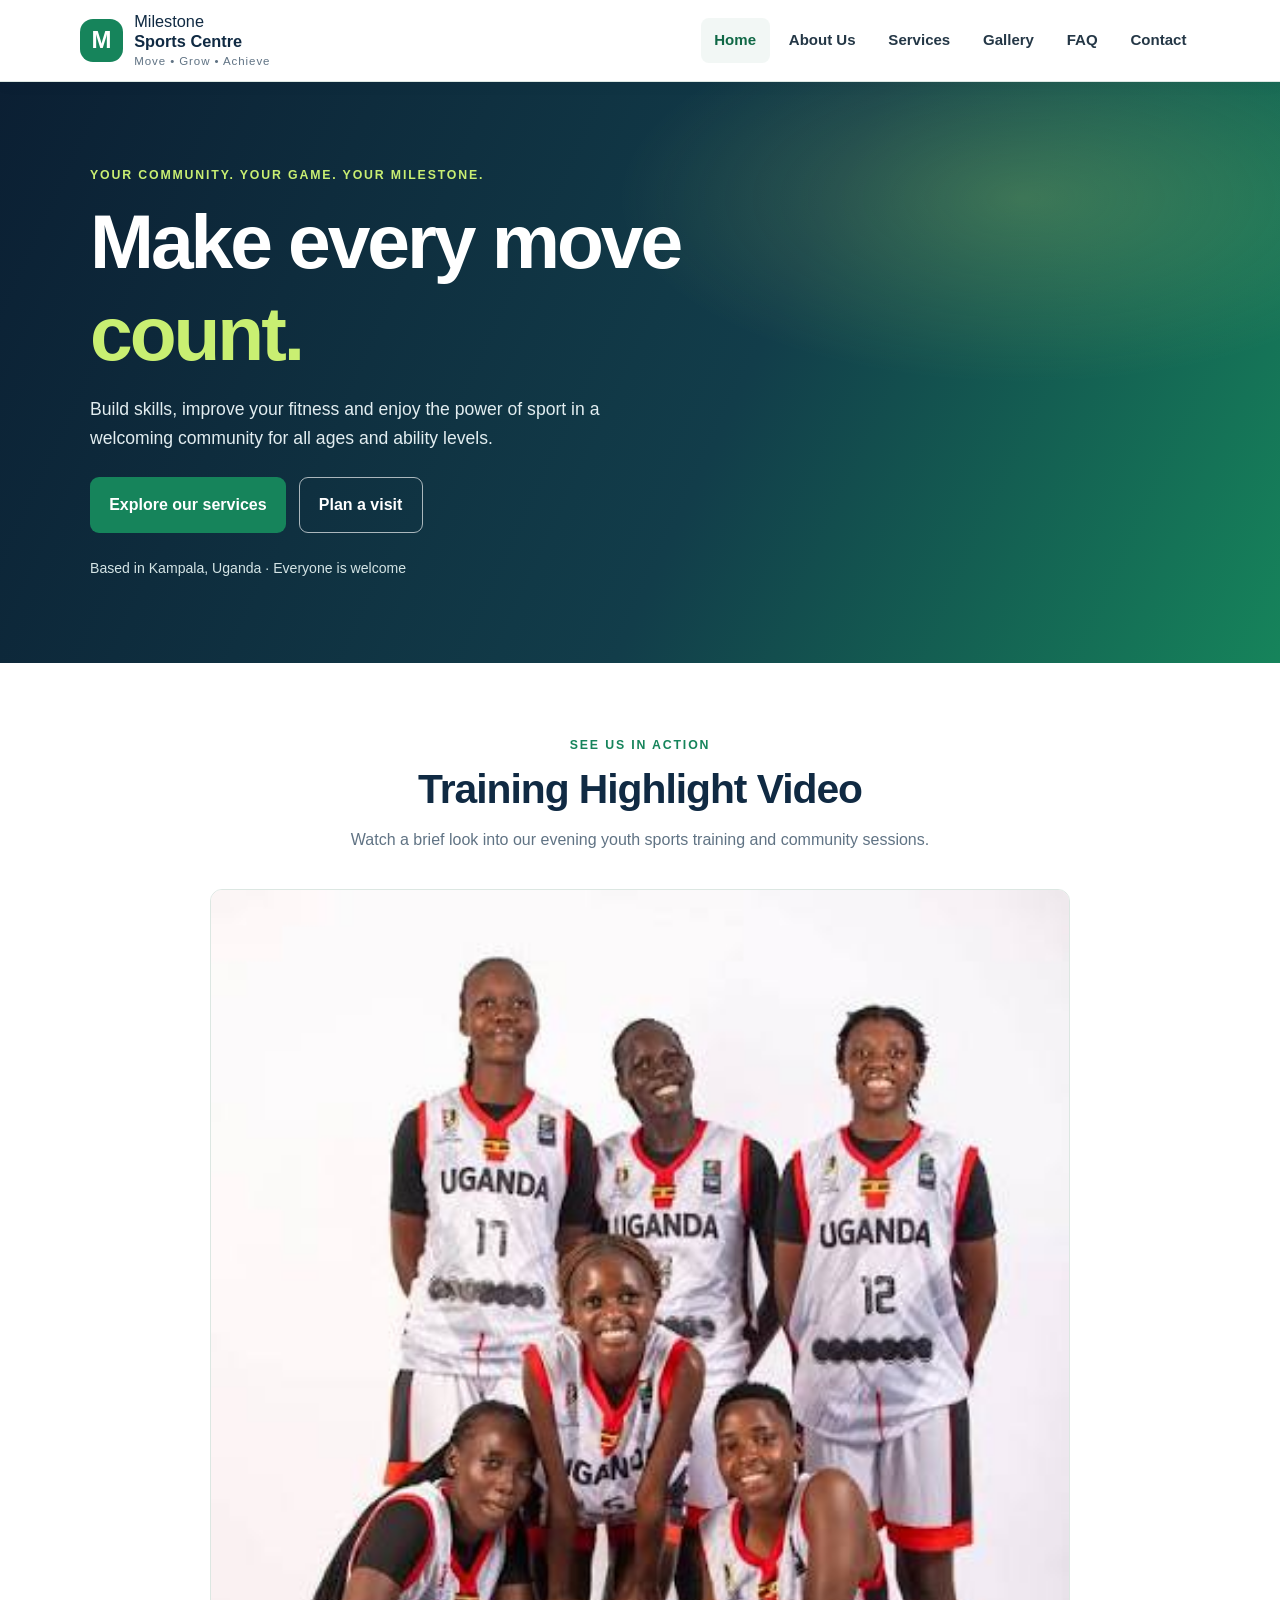
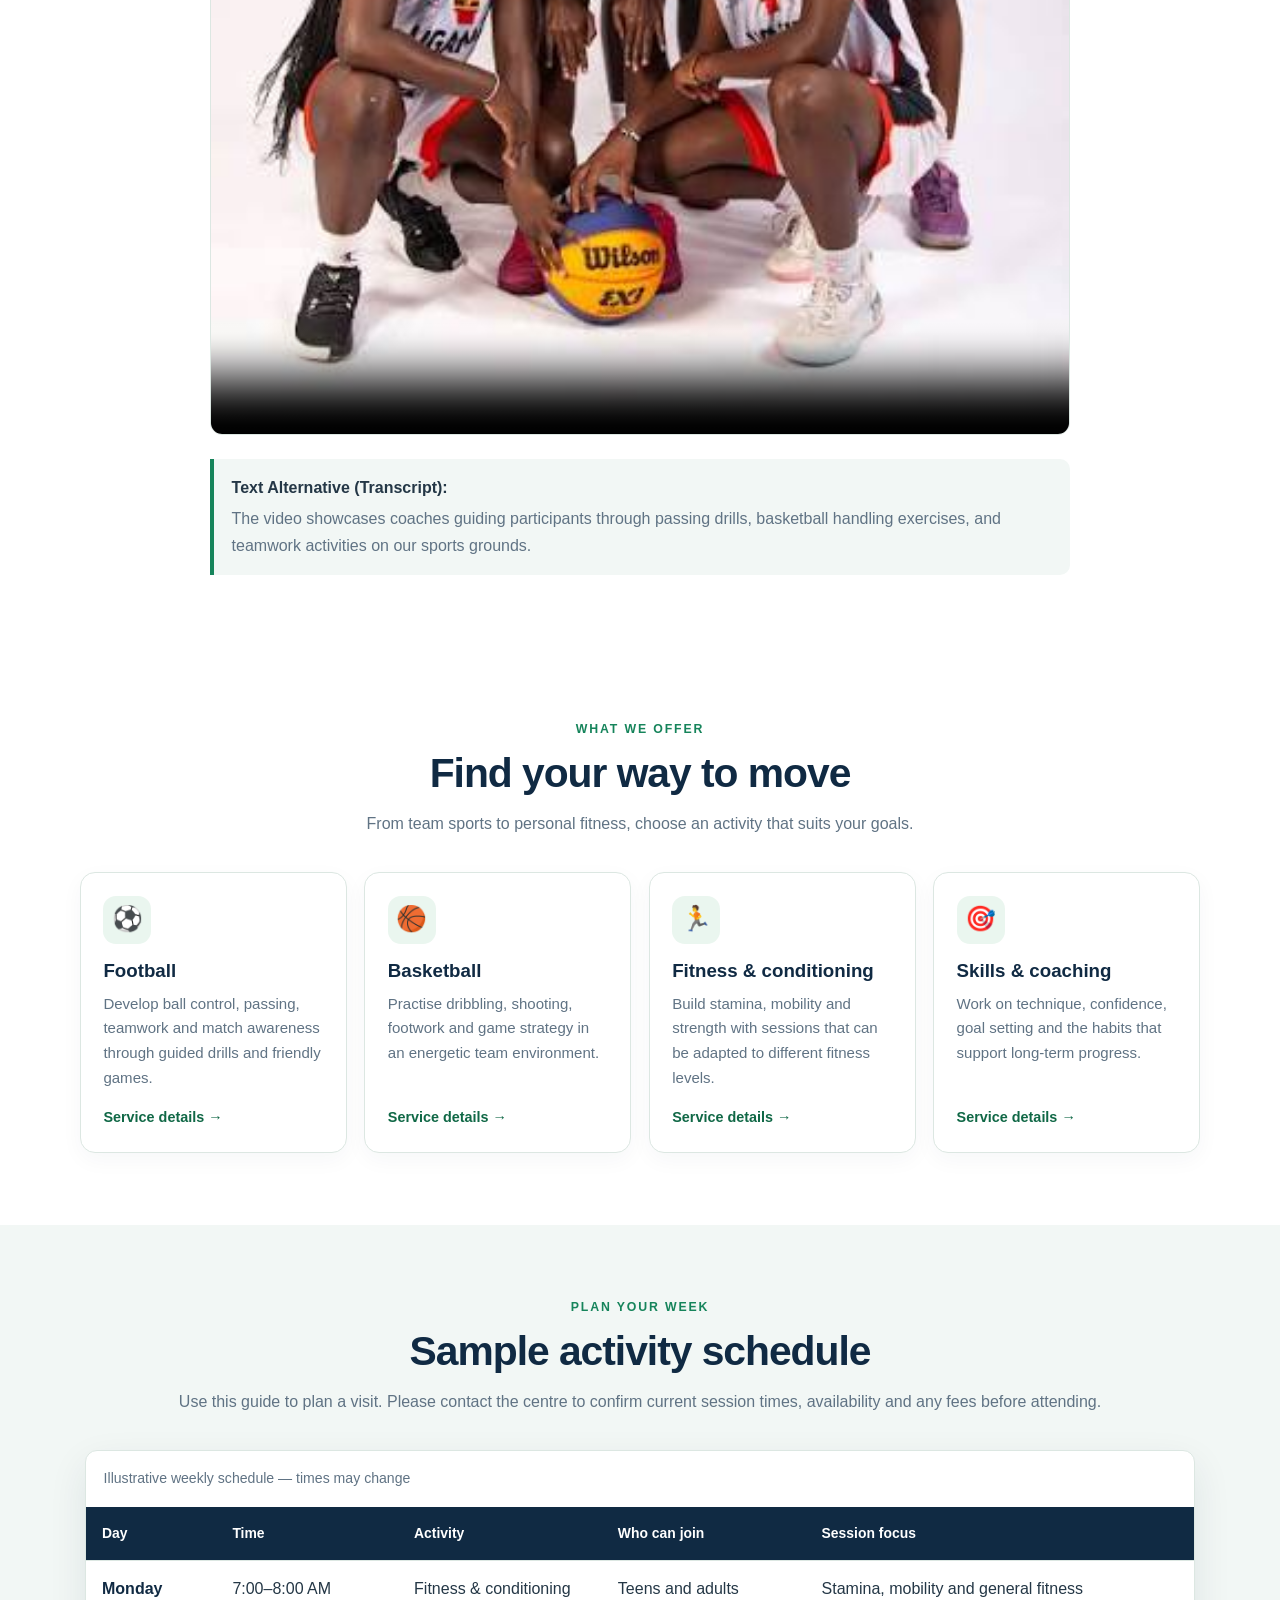
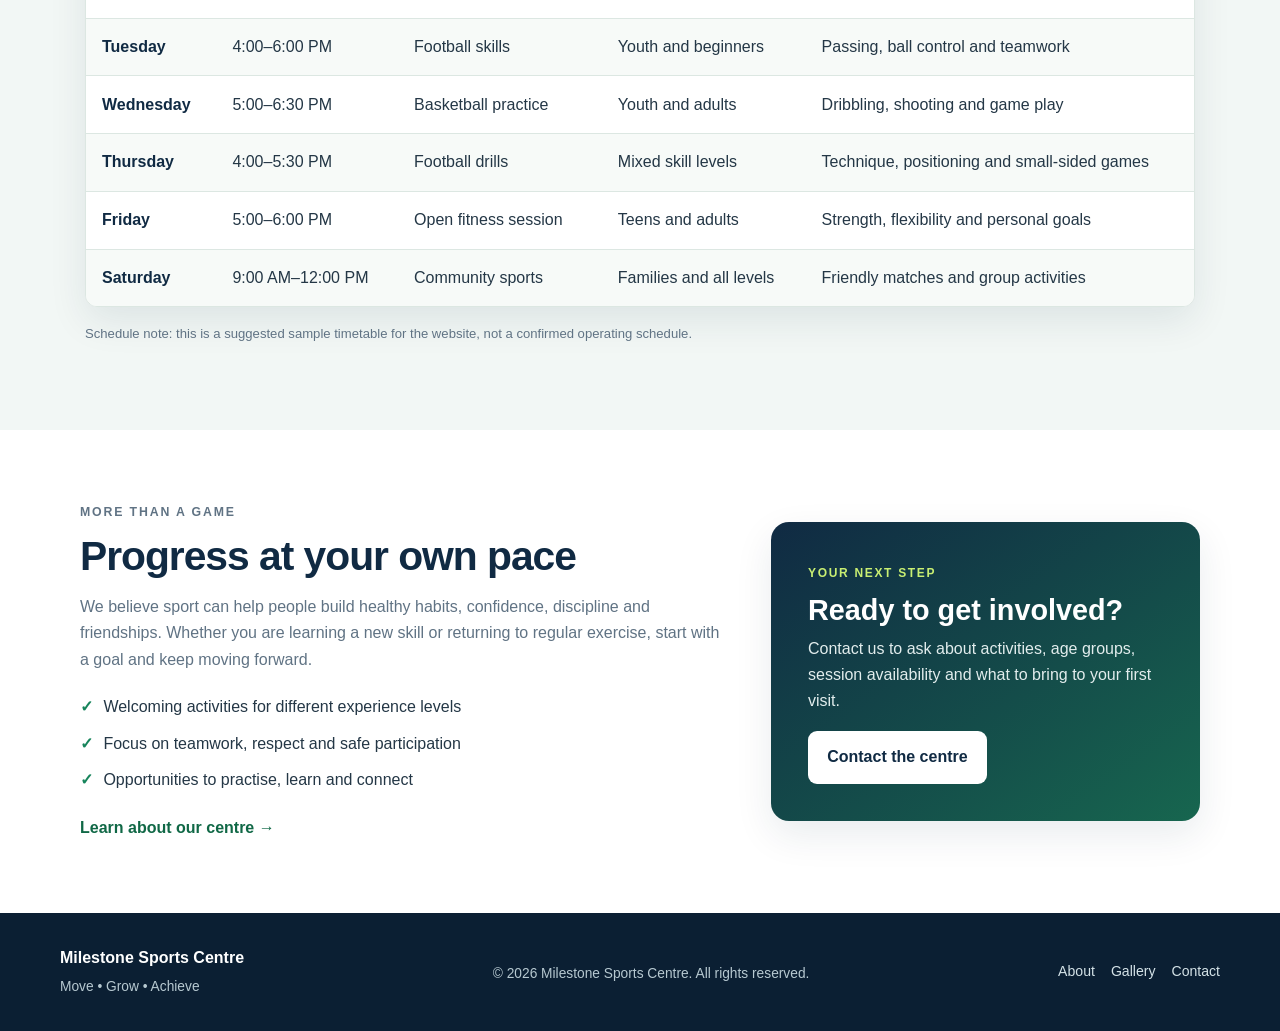
<file: index.html>
<!DOCTYPE html>
<html lang="en">
<head>
  <meta charset="UTF-8">
  <meta name="viewport" content="width=device-width, initial-scale=1.0">
  <meta name="description" content="Explore sports, fitness, coaching and community activities at Milestone Sports Centre in Kampala, Uganda.">
  <title>Milestone Sports Centre | Home</title>
  <link rel="stylesheet" href="style.css">
</head>
<body>
  <a class="skip-link" href="#main">Skip to content</a>
  <header class="site-header">
    <div class="header-inner">
      <a class="brand" href="index.html"><span class="brand-mark">M</span><span>Milestone <strong>Sports Centre</strong><small>Move • Grow • Achieve</small></span></a>
      <nav aria-label="Main navigation">
        <a class="active" aria-current="page" href="index.html">Home</a>
        <a href="about%20us.html">About Us</a>
        <a href="services.html">Services</a>
        <a href="gallery.html">Gallery</a>
        <a href="FAQ.html">FAQ</a>
        <a href="contact%20us.html">Contact</a>
      </nav>
    </div>
  </header>

  <main id="main">
    <section class="hero">
      <div class="hero-content">
        <p class="eyebrow">YOUR COMMUNITY. YOUR GAME. YOUR MILESTONE.</p>
        <h1>Make every move<br><span>count.</span></h1>
        <p>Build skills, improve your fitness and enjoy the power of sport in a welcoming community for all ages and ability levels.</p>
        <div class="hero-actions">
          <a class="button" href="about%20us.html#services">Explore our services</a>
          <a class="button button-outline" href="contact%20us.html">Plan a visit</a>
        </div>
        <p class="hero-note">Based in Kampala, Uganda · Everyone is welcome</p>
      </div>
    </section>

    <!-- Video Section Added Here -->
    <section class="section narrow-content" aria-labelledby="video-title">
      <div class="section-heading">
        <p class="eyebrow">SEE US IN ACTION</p>
        <h2 id="video-title">Training Highlight Video</h2>
        <p>Watch a brief look into our evening youth sports training and community sessions.</p>
      </div>
      <div>
        <video controls width="100%" style="border-radius: 12px; border: 1px solid var(--line);" poster="images%203.jpg">
          <source src="Download.mp4" type="video/mp4">
          Your browser does not support the video tag.
        </video>
        <div class="notice" style="margin-top: 1rem;">
          <strong>Text Alternative (Transcript):</strong>
          <p>The video showcases coaches guiding participants through passing drills, basketball handling exercises, and teamwork activities on our sports grounds.</p>
        </div>
      </div>
    </section>

    <section class="section" aria-labelledby="services-title">
      <div class="section-heading">
        <p class="eyebrow">WHAT WE OFFER</p>
        <h2 id="services-title">Find your way to move</h2>
        <p>From team sports to personal fitness, choose an activity that suits your goals.</p>
      </div>
      <div class="card-grid">
        <article class="service-card"><div class="card-icon" aria-hidden="true">⚽</div><h3>Football</h3><p>Develop ball control, passing, teamwork and match awareness through guided drills and friendly games.</p><a href="services.html">Service details <span aria-hidden="true">→</span></a></article>
        <article class="service-card"><div class="card-icon" aria-hidden="true">🏀</div><h3>Basketball</h3><p>Practise dribbling, shooting, footwork and game strategy in an energetic team environment.</p><a href="services.html">Service details <span aria-hidden="true">→</span></a></article>
        <article class="service-card"><div class="card-icon" aria-hidden="true">🏃</div><h3>Fitness & conditioning</h3><p>Build stamina, mobility and strength with sessions that can be adapted to different fitness levels.</p><a href="services.html">Service details <span aria-hidden="true">→</span></a></article>
        <article class="service-card"><div class="card-icon" aria-hidden="true">🎯</div><h3>Skills & coaching</h3><p>Work on technique, confidence, goal setting and the habits that support long-term progress.</p><a href="services.html">Service details <span aria-hidden="true">→</span></a></article>
      </div>
    </section>

    <section class="section section-soft" aria-labelledby="schedule-title">
      <div class="section-heading">
        <p class="eyebrow">PLAN YOUR WEEK</p>
        <h2 id="schedule-title">Sample activity schedule</h2>
        <p>Use this guide to plan a visit. Please contact the centre to confirm current session times, availability and any fees before attending.</p>
      </div>
      <div class="table-wrap">
        <table>
          <caption>Illustrative weekly schedule — times may change</caption>
          <thead><tr><th scope="col">Day</th><th scope="col">Time</th><th scope="col">Activity</th><th scope="col">Who can join</th><th scope="col">Session focus</th></tr></thead>
          <tbody>
            <tr><td>Monday</td><td>7:00–8:00 AM</td><td>Fitness & conditioning</td><td>Teens and adults</td><td>Stamina, mobility and general fitness</td></tr>
            <tr><td>Tuesday</td><td>4:00–6:00 PM</td><td>Football skills</td><td>Youth and beginners</td><td>Passing, ball control and teamwork</td></tr>
            <tr><td>Wednesday</td><td>5:00–6:30 PM</td><td>Basketball practice</td><td>Youth and adults</td><td>Dribbling, shooting and game play</td></tr>
            <tr><td>Thursday</td><td>4:00–5:30 PM</td><td>Football drills</td><td>Mixed skill levels</td><td>Technique, positioning and small-sided games</td></tr>
            <tr><td>Friday</td><td>5:00–6:00 PM</td><td>Open fitness session</td><td>Teens and adults</td><td>Strength, flexibility and personal goals</td></tr>
            <tr><td>Saturday</td><td>9:00 AM–12:00 PM</td><td>Community sports</td><td>Families and all levels</td><td>Friendly matches and group activities</td></tr>
          </tbody>
        </table>
      </div>
      <p class="fine-print">Schedule note: this is a suggested sample timetable for the website, not a confirmed operating schedule.</p>
    </section>

    <section class="section split-section">
      <div>
        <p class="eyebrow">MORE THAN A GAME</p>
        <h2>Progress at your own pace</h2>
        <p>We believe sport can help people build healthy habits, confidence, discipline and friendships. Whether you are learning a new skill or returning to regular exercise, start with a goal and keep moving forward.</p>
        <ul class="check-list"><li>Welcoming activities for different experience levels</li><li>Focus on teamwork, respect and safe participation</li><li>Opportunities to practise, learn and connect</li></ul>
        <a class="text-link" href="about%20us.html">Learn about our centre →</a>
      </div>
      <div class="highlight-panel"><span class="panel-kicker">YOUR NEXT STEP</span><h3>Ready to get involved?</h3><p>Contact us to ask about activities, age groups, session availability and what to bring to your first visit.</p><a class="button button-light" href="contact%20us.html">Contact the centre</a></div>
    </section>
  </main>

  <footer class="site-footer"><div class="footer-inner"><div><a class="footer-brand" href="index.html">Milestone Sports Centre</a><p>Move • Grow • Achieve</p></div><p class="copyright">© 2026 Milestone Sports Centre. All rights reserved.</p><div class="footer-links"><a href="about%20us.html">About</a><a href="gallery.html">Gallery</a><a href="contact%20us.html">Contact</a></div></div></footer>
</body>
</html>
</file>
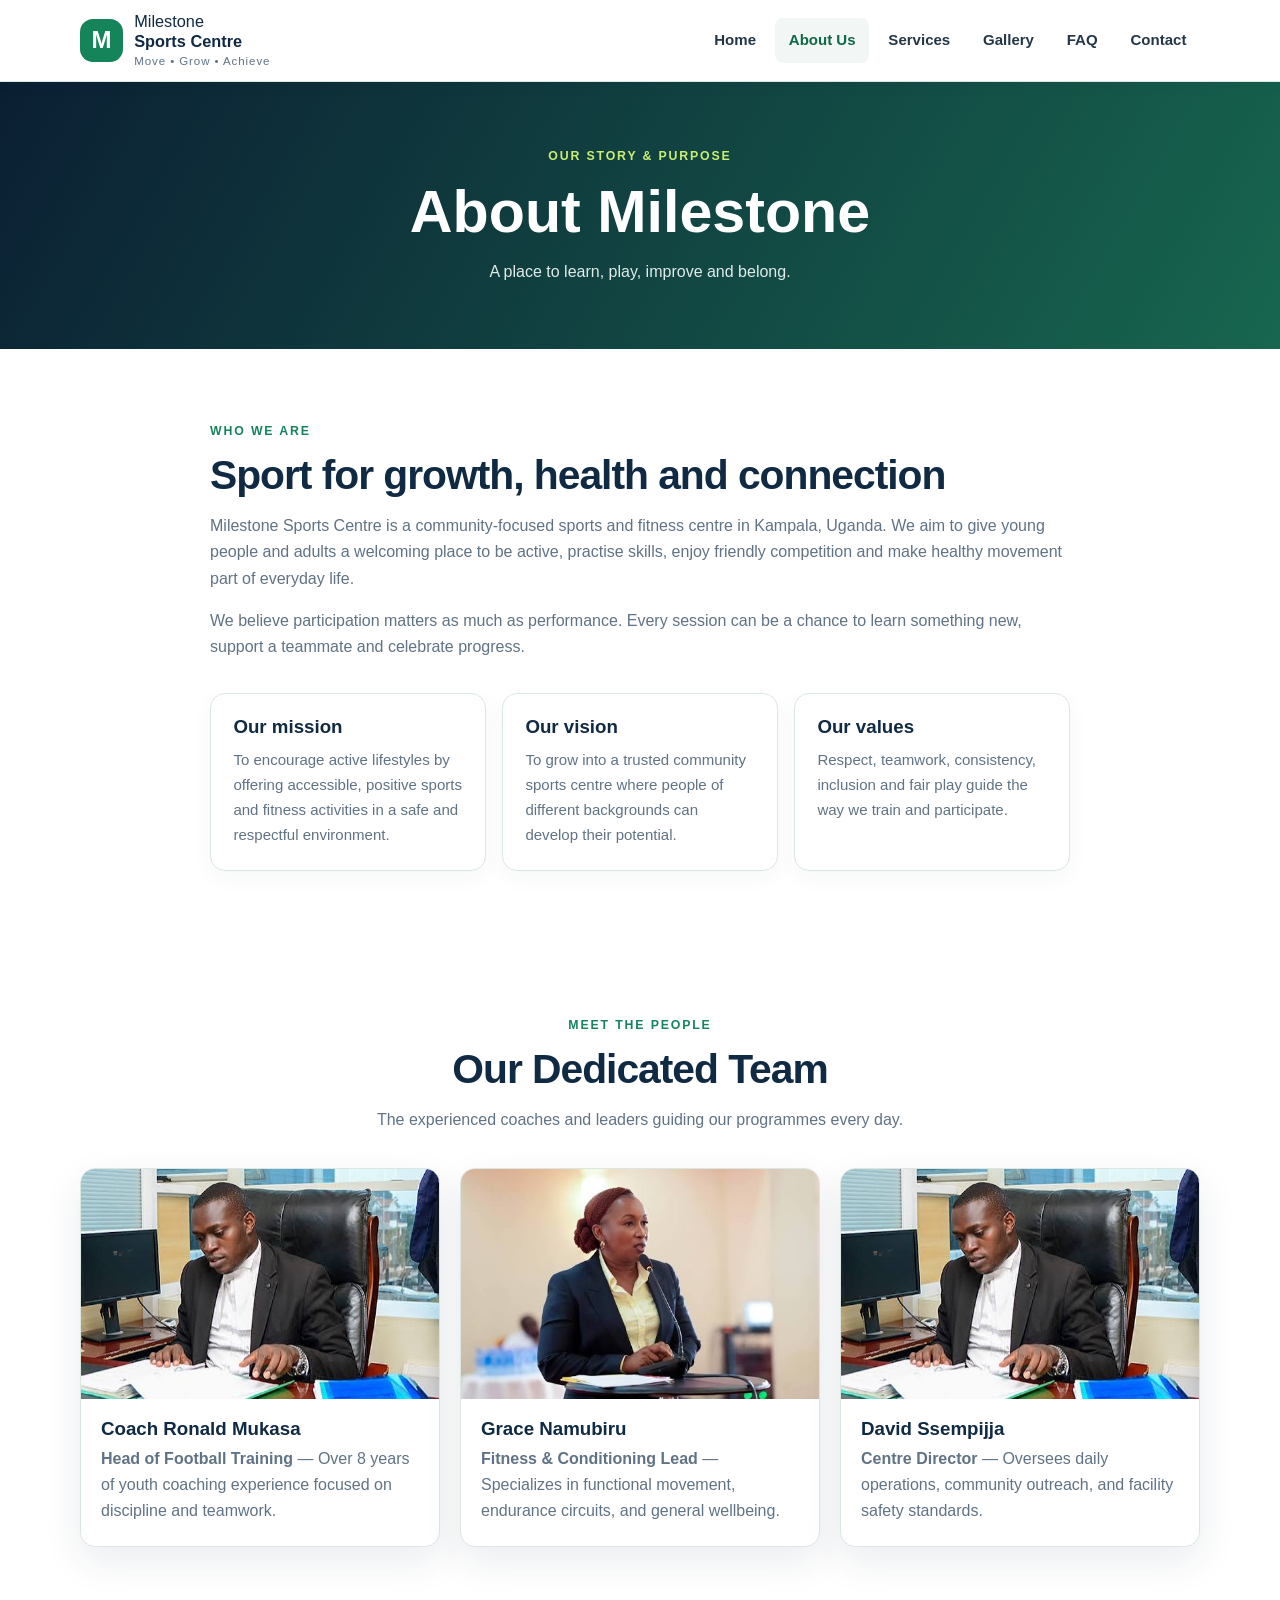
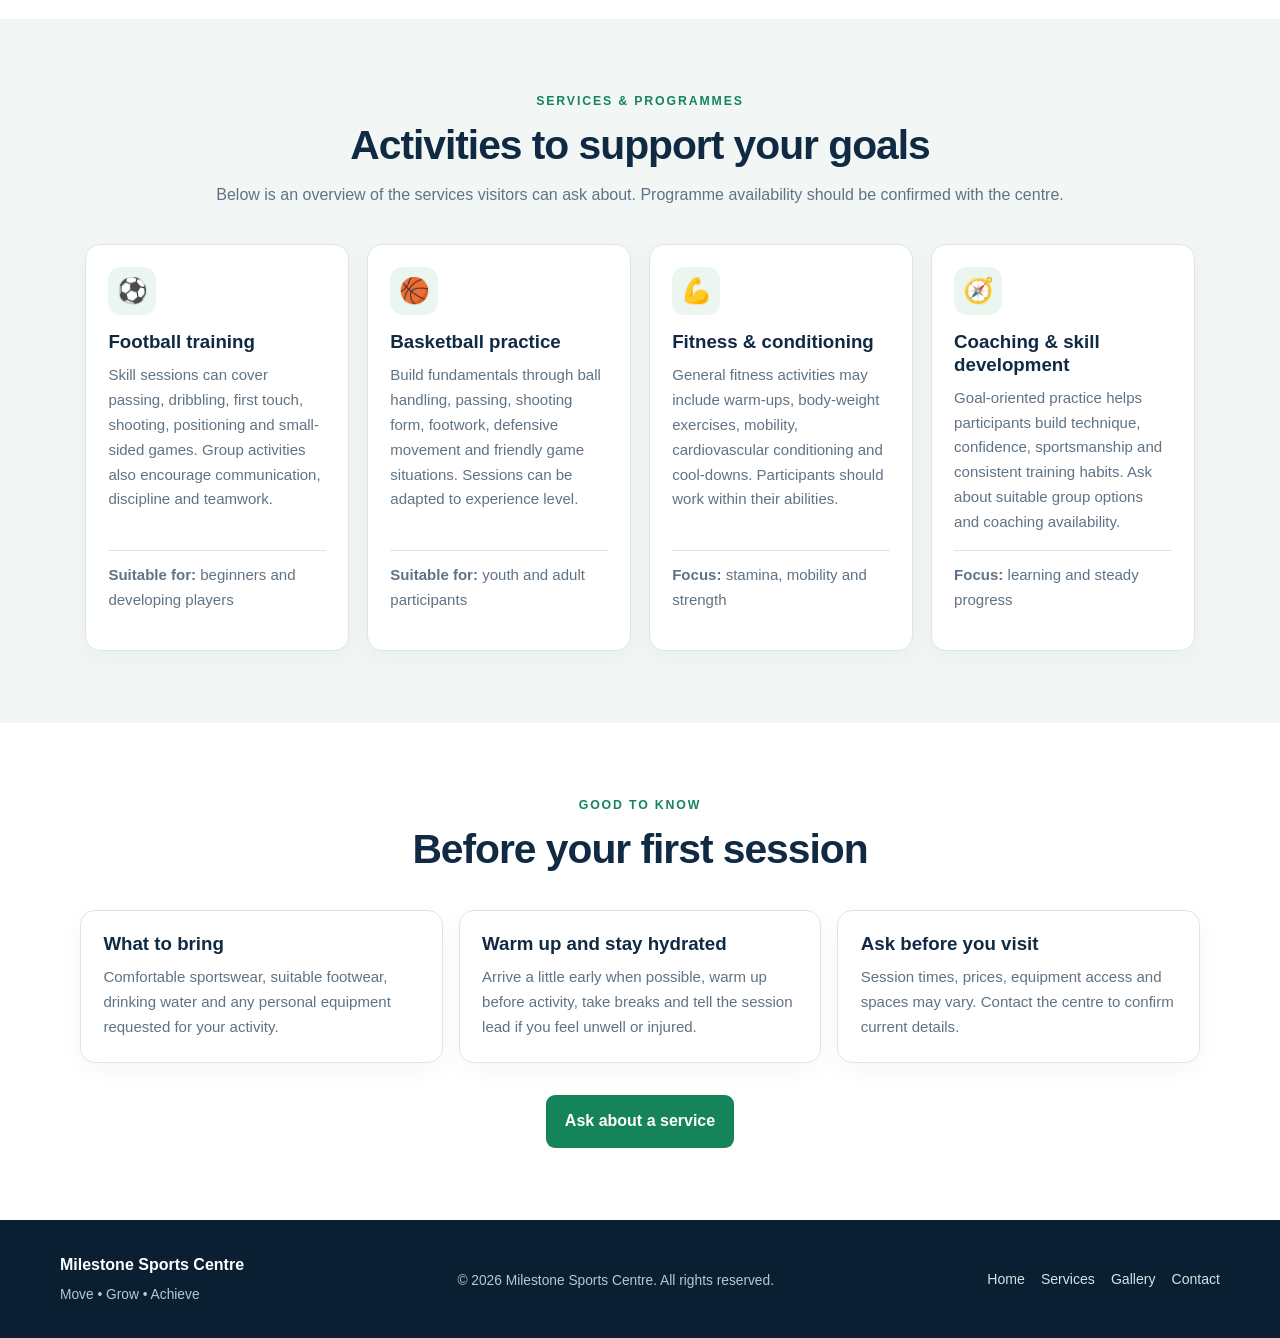
<file: about us.html>
<!DOCTYPE html>
<html lang="en">
<head>
  <meta charset="UTF-8">
  <meta name="viewport" content="width=device-width, initial-scale=1.0">
  <meta name="description" content="Learn about Milestone Sports Centre, our mission, values, team, and sports and fitness services.">
  <title>About Us | Milestone Sports Centre</title>
  <link rel="stylesheet" href="style.css">
</head>
<body>
  <a class="skip-link" href="#main">Skip to content</a>
  <header class="site-header">
    <div class="header-inner">
      <a class="brand" href="index.html">
        <span class="brand-mark">M</span>
        <span>Milestone <strong>Sports Centre</strong><small>Move • Grow • Achieve</small></span>
      </a>
      <nav aria-label="Main navigation">
        <a href="index.html">Home</a>
        <a class="active" aria-current="page" href="about%20us.html">About Us</a>
        <a href="services.html">Services</a>
        <a href="gallery.html">Gallery</a>
        <a href="FAQ.html">FAQ</a>
        <a href="contact%20us.html">Contact</a>
      </nav>
    </div>
  </header>

  <main id="main">
    <section class="page-hero">
      <p class="eyebrow">OUR STORY & PURPOSE</p>
      <h1>About Milestone</h1>
      <p>A place to learn, play, improve and belong.</p>
    </section>

    <section class="section narrow-content">
      <p class="eyebrow">WHO WE ARE</p>
      <h2>Sport for growth, health and connection</h2>
      <p>Milestone Sports Centre is a community-focused sports and fitness centre in Kampala, Uganda. We aim to give young people and adults a welcoming place to be active, practise skills, enjoy friendly competition and make healthy movement part of everyday life.</p>
      <p>We believe participation matters as much as performance. Every session can be a chance to learn something new, support a teammate and celebrate progress.</p>
      
      <div class="values-grid">
        <article>
          <h3>Our mission</h3>
          <p>To encourage active lifestyles by offering accessible, positive sports and fitness activities in a safe and respectful environment.</p>
        </article>
        <article>
          <h3>Our vision</h3>
          <p>To grow into a trusted community sports centre where people of different backgrounds can develop their potential.</p>
        </article>
        <article>
          <h3>Our values</h3>
          <p>Respect, teamwork, consistency, inclusion and fair play guide the way we train and participate.</p>
        </article>
      </div>
    </section>

    <!-- Team Section with Photographs and Captions -->
    <section class="section" aria-labelledby="team-title">
      <div class="section-heading">
        <p class="eyebrow">MEET THE PEOPLE</p>
        <h2 id="team-title">Our Dedicated Team</h2>
        <p>The experienced coaches and leaders guiding our programmes every day.</p>
      </div>

      <div class="gallery-grid">
        <figure class="gallery-item">
          <img src="man2.jfif" alt="Head Coach leading a training session" loading="lazy">
          <figcaption>
            <h3>Coach Ronald Mukasa</h3>
            <p><strong>Head of Football Training</strong> — Over 8 years of youth coaching experience focused on discipline and teamwork.</p>
          </figcaption>
        </figure>

        <figure class="gallery-item">
          <img src="woman.jfif" alt="Fitness instructor demonstrating workout form" loading="lazy">
          <figcaption>
            <h3>Grace Namubiru</h3>
            <p><strong>Fitness & Conditioning Lead</strong> — Specializes in functional movement, endurance circuits, and general wellbeing.</p>
          </figcaption>
        </figure>

        <figure class="gallery-item">
          <img src="man2.jfif" alt="Centre Director organizing sports programmes" loading="lazy">
          <figcaption>
            <h3>David Ssempijja</h3>
            <p><strong>Centre Director</strong> — Oversees daily operations, community outreach, and facility safety standards.</p>
          </figcaption>
        </figure>
      </div>
    </section>

    <section class="section section-soft" id="services">
      <div class="section-heading">
        <p class="eyebrow">SERVICES & PROGRAMMES</p>
        <h2>Activities to support your goals</h2>
        <p>Below is an overview of the services visitors can ask about. Programme availability should be confirmed with the centre.</p>
      </div>
      <div class="card-grid">
        <article class="service-card">
          <div class="card-icon" aria-hidden="true">⚽</div>
          <h3>Football training</h3>
          <p>Skill sessions can cover passing, dribbling, first touch, shooting, positioning and small-sided games. Group activities also encourage communication, discipline and teamwork.</p>
          <p class="service-meta"><strong>Suitable for:</strong> beginners and developing players</p>
        </article>
        <article class="service-card">
          <div class="card-icon" aria-hidden="true">🏀</div>
          <h3>Basketball practice</h3>
          <p>Build fundamentals through ball handling, passing, shooting form, footwork, defensive movement and friendly game situations. Sessions can be adapted to experience level.</p>
          <p class="service-meta"><strong>Suitable for:</strong> youth and adult participants</p>
        </article>
        <article class="service-card">
          <div class="card-icon" aria-hidden="true">💪</div>
          <h3>Fitness & conditioning</h3>
          <p>General fitness activities may include warm-ups, body-weight exercises, mobility, cardiovascular conditioning and cool-downs. Participants should work within their abilities.</p>
          <p class="service-meta"><strong>Focus:</strong> stamina, mobility and strength</p>
        </article>
        <article class="service-card">
          <div class="card-icon" aria-hidden="true">🧭</div>
          <h3>Coaching & skill development</h3>
          <p>Goal-oriented practice helps participants build technique, confidence, sportsmanship and consistent training habits. Ask about suitable group options and coaching availability.</p>
          <p class="service-meta"><strong>Focus:</strong> learning and steady progress</p>
        </article>
      </div>
    </section>

    <section class="section">
      <div class="section-heading">
        <p class="eyebrow">GOOD TO KNOW</p>
        <h2>Before your first session</h2>
      </div>
      <div class="info-grid">
        <article>
          <h3>What to bring</h3>
          <p>Comfortable sportswear, suitable footwear, drinking water and any personal equipment requested for your activity.</p>
        </article>
        <article>
          <h3>Warm up and stay hydrated</h3>
          <p>Arrive a little early when possible, warm up before activity, take breaks and tell the session lead if you feel unwell or injured.</p>
        </article>
        <article>
          <h3>Ask before you visit</h3>
          <p>Session times, prices, equipment access and spaces may vary. Contact the centre to confirm current details.</p>
        </article>
      </div>
      <div class="center-action">
        <a class="button" href="contact%20us.html">Ask about a service</a>
      </div>
    </section>
  </main>

  <footer class="site-footer">
    <div class="footer-inner">
      <div>
        <a class="footer-brand" href="index.html">Milestone Sports Centre</a>
        <p>Move • Grow • Achieve</p>
      </div>
      <p class="copyright">© 2026 Milestone Sports Centre. All rights reserved.</p>
      <div class="footer-links">
        <a href="index.html">Home</a>
        <a href="services.html">Services</a>
        <a href="gallery.html">Gallery</a>
        <a href="contact%20us.html">Contact</a>
      </div>
    </div>
  </footer>
</body>
</html>
</file>
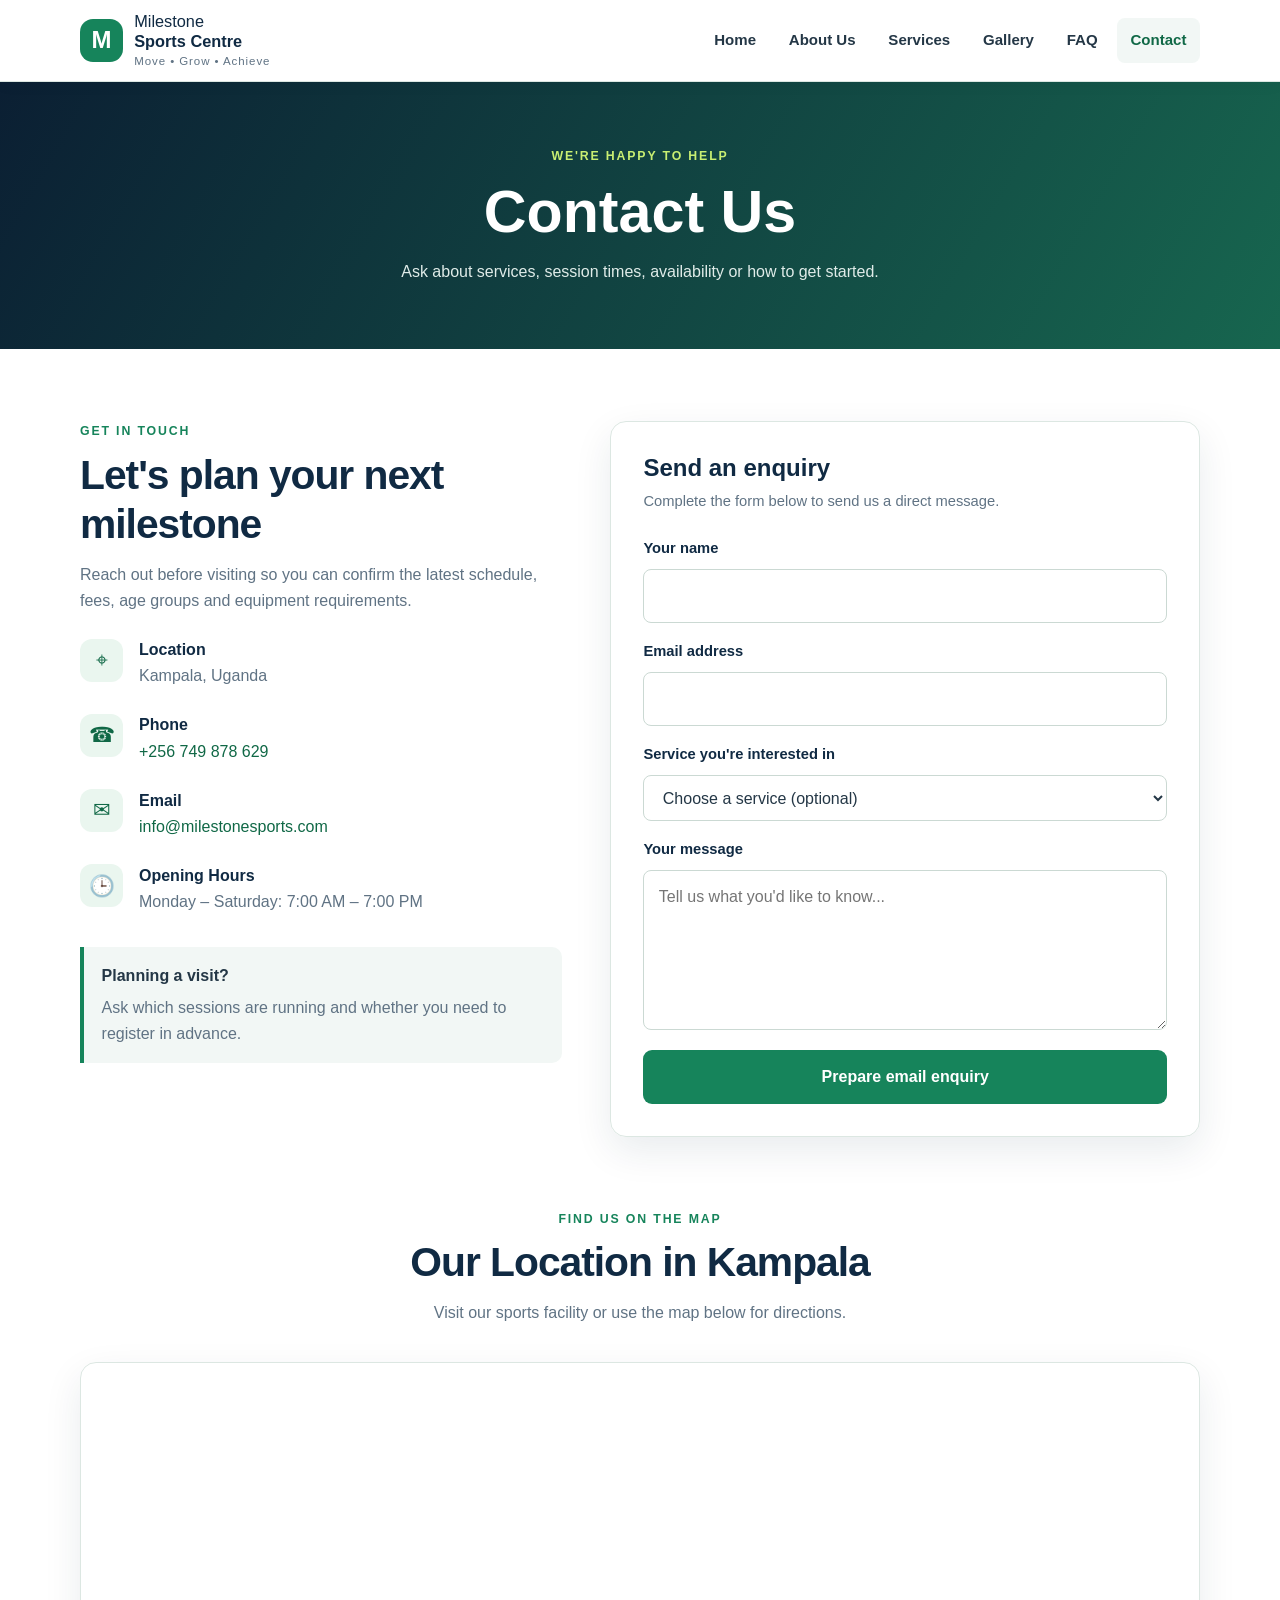
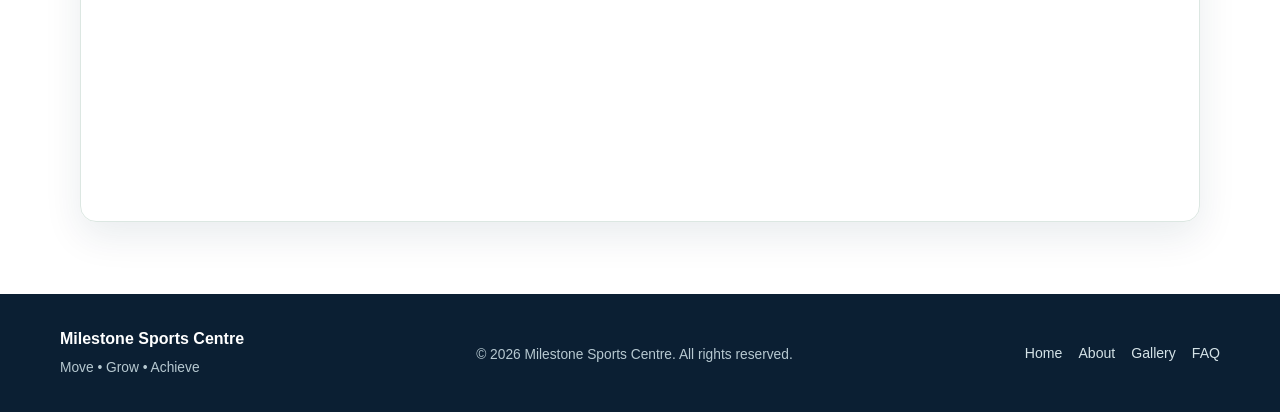
<file: contact us.html>
<!DOCTYPE html>
<html lang="en">
<head>
  <meta charset="UTF-8">
  <meta name="viewport" content="width=device-width, initial-scale=1.0">
  <meta name="description" content="Contact Milestone Sports Centre in Kampala, Uganda, to ask about sports and fitness activities.">
  <title>Contact Us | Milestone Sports Centre</title>
  <link rel="stylesheet" href="style.css">
</head>
<body>
  <a class="skip-link" href="#main">Skip to content</a>
  <header class="site-header"><div class="header-inner">
    <a class="brand" href="index.html"><span class="brand-mark">M</span><span>Milestone <strong>Sports Centre</strong><small>Move • Grow • Achieve</small></span></a>
    <nav aria-label="Main navigation">
      <a href="index.html">Home</a>
      <a href="about%20us.html">About Us</a>
      <a href="services.html">Services</a>
      <a href="gallery.html">Gallery</a>
      <a href="FAQ.html">FAQ</a>
      <a class="active" aria-current="page" href="contact%20us.html">Contact</a>
    </nav>
  </div></header>
  
  <main id="main">
    <section class="page-hero">
      <p class="eyebrow">WE'RE HAPPY TO HELP</p>
      <h1>Contact Us</h1>
      <p>Ask about services, session times, availability or how to get started.</p>
    </section>

    <section class="section contact-layout">
      <div class="contact-info">
        <p class="eyebrow">GET IN TOUCH</p>
        <h2>Let's plan your next milestone</h2>
        <p>Reach out before visiting so you can confirm the latest schedule, fees, age groups and equipment requirements.</p>
        
        <div class="contact-detail">
          <span class="detail-icon" aria-hidden="true">⌖</span>
          <div>
            <h3>Location</h3>
            <p>Kampala, Uganda</p>
          </div>
        </div>
        
        <div class="contact-detail">
          <span class="detail-icon" aria-hidden="true">☎</span>
          <div>
            <h3>Phone</h3>
            <p><a href="tel:+256749878629">+256 749 878 629</a></p>
          </div>
        </div>
        
        <div class="contact-detail">
          <span class="detail-icon" aria-hidden="true">✉</span>
          <div>
            <h3>Email</h3>
            <p><a href="mailto:info@milestonesports.com">info@milestonesports.com</a></p>
          </div>
        </div>

        <div class="contact-detail">
          <span class="detail-icon" aria-hidden="true">🕒</span>
          <div>
            <h3>Opening Hours</h3>
            <p>Monday – Saturday: 7:00 AM – 7:00 PM</p>
          </div>
        </div>

        <div class="notice">
          <strong>Planning a visit?</strong>
          <p>Ask which sessions are running and whether you need to register in advance.</p>
        </div>
      </div>

      <div class="form-panel">
        <h2>Send an enquiry</h2>
        <p class="form-intro">Complete the form below to send us a direct message.</p>
        <form action="mailto:info@milestonesports.com" method="post" enctype="text/plain">
          <label for="name">Your name</label>
          <input id="name" type="text" name="Name" autocomplete="name" required>
          
          <label for="email">Email address</label>
          <input id="email" type="email" name="Email" autocomplete="email" required>
          
          <label for="service">Service you're interested in</label>
          <select id="service" name="Service">
            <option value="">Choose a service (optional)</option>
            <option>Football training</option>
            <option>Basketball practice</option>
            <option>Fitness and conditioning</option>
            <option>Coaching and skill development</option>
            <option>Community sports</option>
            <option>Other enquiry</option>
          </select>
          
          <label for="message">Your message</label>
          <textarea id="message" name="Message" rows="5" required placeholder="Tell us what you'd like to know..."></textarea>
          
          <button class="button" type="submit">Prepare email enquiry</button>
        </form>
      </div>
    </section>

    <!-- Google Map Section -->
    <section class="section" style="padding-top: 0;">
      <div class="section-heading">
        <p class="eyebrow">FIND US ON THE MAP</p>
        <h2>Our Location in Kampala</h2>
        <p>Visit our sports facility or use the map below for directions.</p>
      </div>
      <div style="border-radius: 16px; overflow: hidden; border: 1px solid var(--line); box-shadow: var(--shadow);">
        <iframe 
          title="Milestone Sports Centre Location Map"
          src="https://www.google.com/maps/embed?pb=!1m18!1m12!1m3!1d127672.37894981144!2d32.514966!3d0.347596!2m3!1f0!2f0!3f0!3m2!1i1024!2i768!4f13.1!3m3!1m2!1s0x177dbc0f9d4fb0d7%3A0x6bda3039d997d848!2sKampala%2C%20Uganda!5e0!3m2!1sen!2sug!4v1650000000000!5m2!1sen!2sug" 
          width="100%" 
          height="450" 
          style="border:0;" 
          allowfullscreen="" 
          loading="lazy" 
          referrerpolicy="no-referrer-when-downgrade">
        </iframe>
      </div>
    </section>
  </main>

  <footer class="site-footer">
    <div class="footer-inner">
      <div>
        <a class="footer-brand" href="index.html">Milestone Sports Centre</a>
        <p>Move • Grow • Achieve</p>
      </div>
      <p class="copyright">© 2026 Milestone Sports Centre. All rights reserved.</p>
      <div class="footer-links">
        <a href="index.html">Home</a>
        <a href="about%20us.html">About</a>
        <a href="gallery.html">Gallery</a>
        <a href="faq.html">FAQ</a>
      </div>
    </div>
  </footer>
</body>
</html>
</file>
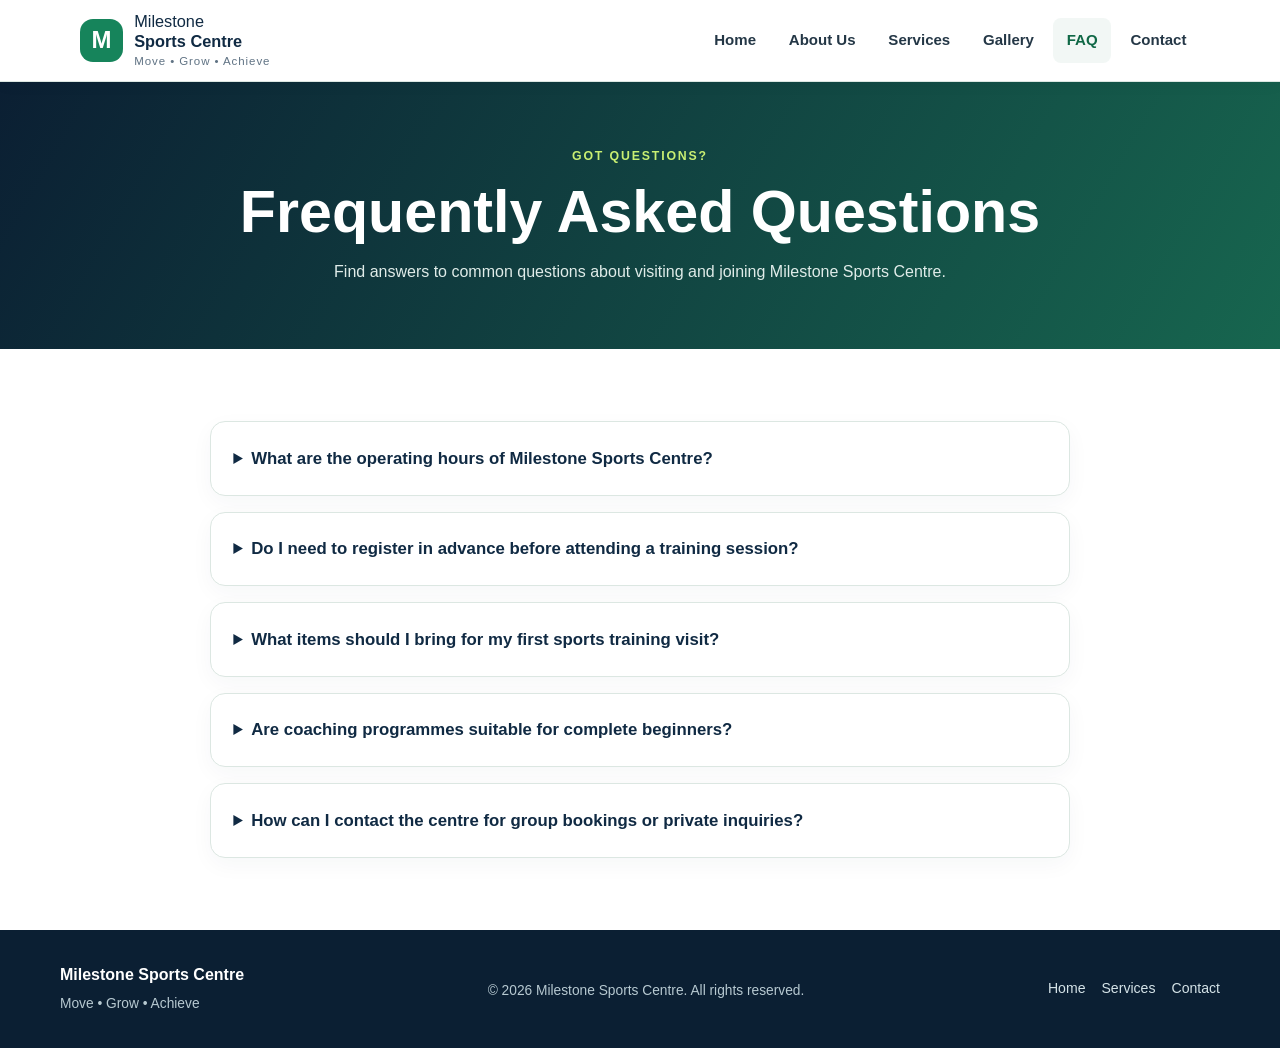
<file: FAQ.html>
<!DOCTYPE html>
<html lang="en">
<head>
  <meta charset="UTF-8">
  <meta name="viewport" content="width=device-width, initial-scale=1.0">
  <meta name="description" content="Frequently asked questions about membership, schedules, and training at Milestone Sports Centre.">
  <title>FAQ | Milestone Sports Centre</title>
  <link rel="stylesheet" href="style.css">
</head>
<body>
  <a class="skip-link" href="#main">Skip to content</a>
  <header class="site-header"><div class="header-inner">
    <a class="brand" href="index.html"><span class="brand-mark">M</span><span>Milestone <strong>Sports Centre</strong><small>Move • Grow • Achieve</small></span></a>
    <nav aria-label="Main navigation">
      <a href="index.html">Home</a>
      <a href="about%20us.html">About Us</a>
      <a href="services.html">Services</a>
      <a href="gallery.html">Gallery</a>
      
      <a class="active" aria-current="page" href="FAQ.html">FAQ</a>
      <a href="contact%20us.html">Contact</a>
    </nav>
  </div>
</header>
  <main id="main">
    <section class="page-hero"><p class="eyebrow">GOT QUESTIONS?</p><h1>Frequently Asked Questions</h1><p>Find answers to common questions about visiting and joining Milestone Sports Centre.</p></section>
    
    <section class="section narrow-content">
      <div style="display: grid; gap: 1rem;">
        <details class="service-card" style="width: 100%;">
          <summary style="font-weight: 700; cursor: pointer; color: var(--navy); font-size: 1.05rem;">What are the operating hours of Milestone Sports Centre?</summary>
          <p style="margin-top: 0.8rem; margin-bottom: 0;">We are open Monday to Saturday from 7:00 AM to 7:00 PM. Sunday sessions are reserved for special community tournaments and private bookings.</p>
        </details>

        <details class="service-card" style="width: 100%;">
          <summary style="font-weight: 700; cursor: pointer; color: var(--navy); font-size: 1.05rem;">Do I need to register in advance before attending a training session?</summary>
          <p style="margin-top: 0.8rem; margin-bottom: 0;">While walk-ins are welcome for general fitness, we recommend contacting us or checking our schedule ahead of time to confirm slot availability for structured football and basketball practices.</p>
        </details>

        <details class="service-card" style="width: 100%;">
          <summary style="font-weight: 700; cursor: pointer; color: var(--navy); font-size: 1.05rem;">What items should I bring for my first sports training visit?</summary>
          <p style="margin-top: 0.8rem; margin-bottom: 0;">Please bring comfortable sportswear, appropriate athletic footwear (sneakers or turf boots), a refillable water bottle, and a towel.</p>
        </details>

        <details class="service-card" style="width: 100%;">
          <summary style="font-weight: 700; cursor: pointer; color: var(--navy); font-size: 1.05rem;">Are coaching programmes suitable for complete beginners?</summary>
          <p style="margin-top: 0.8rem; margin-bottom: 0;">Yes! Our training sessions cater to all proficiency levels, from absolute beginners looking to learn fundamentals to developing players seeking to sharpen their skills.</p>
        </details>

        <details class="service-card" style="width: 100%;">
          <summary style="font-weight: 700; cursor: pointer; color: var(--navy); font-size: 1.05rem;">How can I contact the centre for group bookings or private inquiries?</summary>
          <p style="margin-top: 0.8rem; margin-bottom: 0;">You can reach us through our <a href="contact%20us.html">Contact Page</a>, call us directly at +256 749 878 629, or send an email to info@milestonesports.com.</p>
        </details>
      </div>
    </section>
  </main>
  <footer class="site-footer"><div class="footer-inner"><div><a class="footer-brand" href="index.html">Milestone Sports Centre</a><p>Move • Grow • Achieve</p></div><p class="copyright">© 2026 Milestone Sports Centre. All rights reserved.</p><div class="footer-links"><a href="index.html">Home</a><a href="services.html">Services</a><a href="contact%20us.html">Contact</a></div></div></footer>
</body>
</html>
</file>
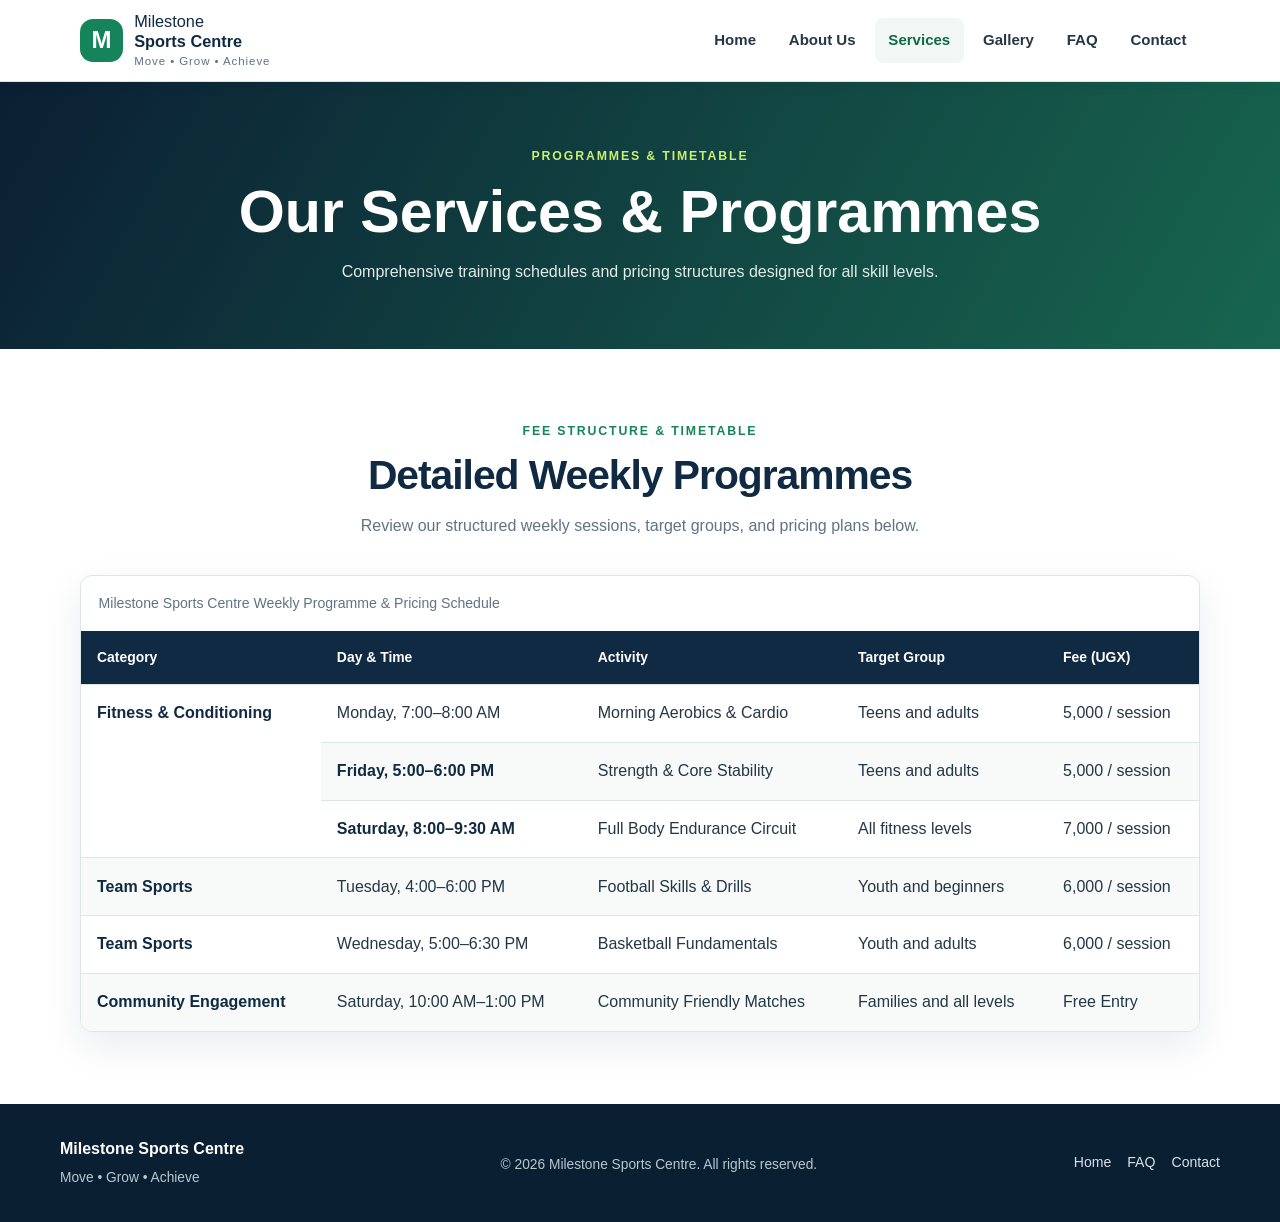
<file: services.html>
<!DOCTYPE html>
<html lang="en">
<head>
  <meta charset="UTF-8">
  <meta name="viewport" content="width=device-width, initial-scale=1.0">
  <meta name="description" content="Explore detailed sports services, programmes, and timetable at Milestone Sports Centre.">
  <title>Services & Programmes | Milestone Sports Centre</title>
  <link rel="stylesheet" href="style.css">
</head>
<body>
  <a class="skip-link" href="#main">Skip to content</a>
  <header class="site-header"><div class="header-inner">
    <a class="brand" href="index.html"><span class="brand-mark">M</span><span>Milestone <strong>Sports Centre</strong><small>Move • Grow • Achieve</small></span></a>
    <nav aria-label="Main navigation">
      <a href="index.html">Home</a>
      <a href="about%20us.html">About Us</a>
      <a class="active" aria-current="page" href="services.html">Services</a>
      <a href="gallery.html">Gallery</a>
      <a href="FAQ.html">FAQ</a>
      <a href="contact%20us.html">Contact</a>
    </nav>
  </div></header>
  <main id="main">
    <section class="page-hero"><p class="eyebrow">PROGRAMMES & TIMETABLE</p><h1>Our Services & Programmes</h1><p>Comprehensive training schedules and pricing structures designed for all skill levels.</p></section>
    
    <section class="section">
      <div class="section-heading">
        <p class="eyebrow">FEE STRUCTURE & TIMETABLE</p>
        <h2>Detailed Weekly Programmes</h2>
        <p>Review our structured weekly sessions, target groups, and pricing plans below.</p>
      </div>
      <div class="table-wrap">
        <table>
          <caption>Milestone Sports Centre Weekly Programme & Pricing Schedule</caption>
          <thead>
            <tr>
              <th scope="col">Category</th>
              <th scope="col">Day & Time</th>
              <th scope="col">Activity</th>
              <th scope="col">Target Group</th>
              <th scope="col">Fee (UGX)</th>
            </tr>
          </thead>
          <tbody>
            <tr>
              <td rowspan="3">Fitness & Conditioning</td>
              <td>Monday, 7:00–8:00 AM</td>
              <td>Morning Aerobics & Cardio</td>
              <td>Teens and adults</td>
              <td>5,000 / session</td>
            </tr>
            <tr>
              <td>Friday, 5:00–6:00 PM</td>
              <td>Strength & Core Stability</td>
              <td>Teens and adults</td>
              <td>5,000 / session</td>
            </tr>
            <tr>
              <td>Saturday, 8:00–9:30 AM</td>
              <td>Full Body Endurance Circuit</td>
              <td>All fitness levels</td>
              <td>7,000 / session</td>
            </tr>
            <tr>
              <td>Team Sports</td>
              <td>Tuesday, 4:00–6:00 PM</td>
              <td>Football Skills & Drills</td>
              <td>Youth and beginners</td>
              <td>6,000 / session</td>
            </tr>
            <tr>
              <td>Team Sports</td>
              <td>Wednesday, 5:00–6:30 PM</td>
              <td>Basketball Fundamentals</td>
              <td>Youth and adults</td>
              <td>6,000 / session</td>
            </tr>
            <tr>
              <td>Community Engagement</td>
              <td>Saturday, 10:00 AM–1:00 PM</td>
              <td>Community Friendly Matches</td>
              <td>Families and all levels</td>
              <td>Free Entry</td>
            </tr>
          </tbody>
        </table>
      </div>
    </section>
  </main>
  <footer class="site-footer"><div class="footer-inner"><div><a class="footer-brand" href="index.html">Milestone Sports Centre</a><p>Move • Grow • Achieve</p></div><p class="copyright">© 2026 Milestone Sports Centre. All rights reserved.</p><div class="footer-links"><a href="index.html">Home</a><a href="faq.html">FAQ</a><a href="contact%20us.html">Contact</a></div></div></footer>
</body>
</html>
</file>
<file: style.css>
/* 1. Colours used throughout the website */
:root {
  --navy: #102a43;
  --navy-deep: #0b1f33;
  --green: #16845b;
  --green-dark: #106846;
  --lime: #c9ef72;
  --ink: #243746;
  --muted: #607384;
  --paper: #ffffff;
  --soft: #f2f7f5;
  --line: #dce7e2;
  --shadow: 0 14px 38px rgba(16, 42, 67, .09);
}

* {
  box-sizing: border-box;
}

html {
  scroll-behavior: smooth;
  scroll-padding-top: 90px;
}

body {
  margin: 0;
  font-family: Arial, Helvetica, sans-serif;
  color: var(--ink);
  background: var(--paper);
  line-height: 1.65;
}

img {
  max-width: 100%;
  display: block;
}

a {
  color: var(--green-dark);
}

a:focus-visible, button:focus-visible, input:focus-visible, textarea:focus-visible, select:focus-visible {
  outline: 3px solid #e1a92b;
  outline-offset: 3px;
}


.skip-link {
  position: absolute;
  top: -50px;
  left: 1rem;
  z-index: 100;
  background: white;
  padding: .7rem 1rem;
  border-radius: 8px;
}

.skip-link:focus {
  top: 1rem;
}


.site-header {
  position: sticky;
  top: 0;
  z-index: 20;
  background: rgba(255,255,255,.97);
  border-bottom: 1px solid var(--line);
  box-shadow: 0 3px 15px rgba(16,42,67,.04);
}

.header-inner {
  max-width: 1160px;
  margin: auto;
  padding: .75rem 1.25rem;
  display: flex;
  align-items: center;
  justify-content: space-between;
  gap: 1.5rem;
}

.brand {
  display: inline-flex;
  gap: .7rem;
  align-items: center;
  color: var(--navy);
  text-decoration: none;
  font-size: 1.02rem;
  line-height: 1.2;
}

.brand strong {
  display: block;
}

.brand small {
  display: block;
  margin-top: .25rem;
  color: var(--muted);
  font-size: .72rem;
  letter-spacing: .08em;
}

.brand-mark {
  width: 43px;
  height: 43px;
  border-radius: 13px;
  display: grid;
  place-items: center;
  background: var(--green);
  color: white;
  font-size: 1.5rem;
  font-weight: 800;
}

nav {
  display: flex;
  align-items: center;
  gap: .35rem;
  flex-wrap: wrap;
}

nav a {
  color: var(--ink);
  text-decoration: none;
  font-size: .94rem;
  font-weight: 700;
  padding: .65rem .85rem;
  border-radius: 8px;
}

nav a:hover, nav a.active {
  background: var(--soft);
  color: var(--green-dark);
}


.hero {
  min-height: 480px;
  display: flex;
  align-items: center;
  color: white;
  background: radial-gradient(ellipse at 80% 20%, rgba(201,239,114,.23), transparent 28%), linear-gradient(115deg, #0b1f33 0%, #123d4a 57%, #16845b 100%);
  padding: 5.2rem max(1.25rem, calc((100% - 1100px)/2));
}

.hero-content {
  max-width: 690px;
}

.eyebrow {
  margin: 0 0 .6rem;
  color: var(--green);
  font-size: .77rem;
  font-weight: 800;
  letter-spacing: .15em;
  text-transform: uppercase;
}

.hero .eyebrow, .page-hero .eyebrow {
  color: var(--lime);
}

/* 6. Headings and paragraphs */
h1, h2, h3, p {
  margin-top: 0;
}

h1, h2, h3 {
  line-height: 1.2;
  color: var(--navy);
}


.hero h1 {
  color: white;
  font-size: clamp(2.8rem, 6vw, 4.8rem);
  letter-spacing: -.04em;
  margin: .35rem 0 1rem;
}

.hero h1 span {
  color: var(--lime);
}

.hero-content > p:not(.eyebrow):not(.hero-note) {
  max-width: 590px;
  color: #e2edf0;
  font-size: 1.1rem;
}

.hero-actions {
  display: flex;
  flex-wrap: wrap;
  gap: .8rem;
  margin-top: 1.5rem;
}
.button {
  display: inline-flex;
  justify-content: center;
  align-items: center;
  gap: .4rem;
  border: 0;
  border-radius: 9px;
  padding: .85rem 1.2rem;
  background: var(--green);
  color: white;
  text-decoration: none;
  font: inherit;
  font-weight: 700;
  cursor: pointer;
  transition: transform .18s ease, background .18s ease;
}

.button:hover {
  background: var(--green-dark);
  transform: translateY(-2px);
}

.button-outline {
  color: white;
  background: transparent;
  border: 1px solid rgba(255,255,255,.65);
}

.button-outline:hover {
  background: rgba(255,255,255,.1);
}

.button-light {
  color: var(--navy);
  background: white;
}

.button-light:hover {
  background: var(--lime);
}

/* 5. Main home page banner */
.hero-note {
  margin: 1.5rem 0 0;
  color: #d4e4e5;
  font-size: .88rem;
}


.section {
  max-width: 1160px;
  margin: 0 auto;
  padding: 4.5rem 1.25rem;
}

.section-soft {
  max-width: none;
  background: var(--soft);
}

.section-soft > .section-heading, .section-soft > .card-grid, .section-soft > .table-wrap, .section-soft > .fine-print {
  max-width: 1110px;
  margin-left: auto;
  margin-right: auto;
}

.section-heading {
  max-width: 730px;
  text-align: center;
  margin: 0 auto 2.2rem;
}

.section-heading h2, .narrow-content h2, .split-section h2, .contact-info h2 {
  font-size: clamp(1.8rem, 3.5vw, 2.55rem);
  margin-bottom: .8rem;
  letter-spacing: -.025em;
}

.section-heading > p:last-child {
  color: var(--muted);
  margin-bottom: 0;
}


.card-grid {
  display: grid;
  grid-template-columns: repeat(4, minmax(0, 1fr));
  gap: 1.1rem;
}

.service-card, .values-grid article, .info-grid article {
  background: white;
  border: 1px solid var(--line);
  border-radius: 15px;
  padding: 1.4rem;
  box-shadow: 0 7px 22px rgba(16,42,67,.04);
}

.service-card {
  display: flex;
  flex-direction: column;
  align-items: flex-start;
}

.card-icon {
  width: 48px;
  height: 48px;
  display: grid;
  place-items: center;
  background: #eaf6ef;
  border-radius: 13px;
  font-size: 1.55rem;
  margin-bottom: 1rem;
}

.service-card h3 {
  margin-bottom: .6rem;
}

.service-card p {
  color: var(--muted);
  font-size: .94rem;
}

.service-card a {
  margin-top: auto;
  text-decoration: none;
  font-weight: 700;
  font-size: .9rem;
}


.table-wrap {
  overflow-x: auto;
  border: 1px solid var(--line);
  border-radius: 12px;
  background: white;
  box-shadow: var(--shadow);
}

table {
  width: 100%;
  min-width: 760px;
  border-collapse: collapse;
  text-align: left;
}

caption {
  text-align: left;
  padding: 1rem 1.1rem;
  color: var(--muted);
  font-size: .88rem;
}

th, td {
  padding: .95rem 1rem;
  border-bottom: 1px solid var(--line);
  vertical-align: top;
}

th {
  color: white;
  background: var(--navy);
  font-size: .87rem;
}

tbody tr:nth-child(even) {
  background: #f7faf8;
}

tbody tr:last-child td {
  border-bottom: 0;
}

tbody td:first-child {
  font-weight: 700;
  color: var(--navy);
}

.fine-print {
  color: var(--muted);
  font-size: .82rem;
  margin-top: 1rem;
}


.split-section {
  display: grid;
  grid-template-columns: 1.2fr .8fr;
  align-items: center;
  gap: 3rem;
}

.split-section p {
  color: var(--muted);
}

.check-list {
  list-style: none;
  padding: 0;
  margin: 1.3rem 0;
}

.check-list li {
  margin: .65rem 0;
}

.check-list li::before {
  content: "✓";
  color: var(--green);
  font-weight: 800;
  margin-right: .65rem;
}

.text-link {
  font-weight: 800;
  text-decoration: none;
}


.highlight-panel {
  padding: 2.3rem;
  border-radius: 18px;
  color: white;
  background: linear-gradient(145deg, var(--navy), #17664f);
  box-shadow: var(--shadow);
}

.highlight-panel h3 {
  color: white;
  font-size: 1.8rem;
  margin: .5rem 0;
}

.highlight-panel p {
  color: #e2eded;
}

.panel-kicker {
  color: var(--lime);
  font-size: .75rem;
  font-weight: 800;
  letter-spacing: .14em;
}


.page-hero {
  text-align: center;
  padding: 4rem 1.25rem;
  background: linear-gradient(120deg, var(--navy-deep), #17664f);
  color: white;
}

.page-hero h1 {
  color: white;
  font-size: clamp(2.4rem, 5vw, 3.7rem);
  margin: .35rem 0 .75rem;
}

.page-hero p:last-child {
  color: #e0ece9;
  margin-bottom: 0;
}

.narrow-content {
  max-width: 900px;
}

.narrow-content > p:not(.eyebrow) {
  color: var(--muted);
}

/* 14. Values and information cards */
.values-grid {
  display: grid;
  grid-template-columns: repeat(3, 1fr);
  gap: 1rem;
  margin-top: 2rem;
}

.values-grid h3, .info-grid h3 {
  margin-bottom: .6rem;
}

.values-grid p, .info-grid p {
  margin-bottom: 0;
  color: var(--muted);
  font-size: .94rem;
}

.service-meta {
  margin-top: auto;
  padding-top: .8rem;
  border-top: 1px solid var(--line);
  width: 100%;
}

.info-grid {
  display: grid;
  grid-template-columns: repeat(3, 1fr);
  gap: 1rem;
}

.center-action {
  text-align: center;
  margin-top: 2rem;
}

.center-action p {
  color: var(--muted);
  margin-bottom: .8rem;
}


.gallery-grid {
  display: grid;
  grid-template-columns: repeat(3, minmax(0, 1fr));
  gap: 1.25rem;
}

.gallery-item {
  overflow: hidden;
  border: 1px solid var(--line);
  border-radius: 15px;
  background: white;
  box-shadow: var(--shadow);
  margin: 0;
}

.gallery-item img {
  width: 100%;
  height: 230px;
  object-fit: cover;
  background: var(--soft);
}

.gallery-item figcaption {
  padding: 1.15rem 1.25rem 1.3rem;
}

.gallery-item h3 {
  margin-bottom: .35rem;
}

.gallery-item p {
  color: var(--muted);
  margin-bottom: 0;
}

.gallery-note {
  display: flex;
  flex-direction: column;
  justify-content: center;
  background: linear-gradient(145deg, #eaf6ef, #f7f9e9);
}

.gallery-note .note-art {
  min-height: 230px;
  display: grid;
  place-items: center;
  color: var(--green);
  font-size: 5rem;
}


.contact-layout {
  display: grid;
  grid-template-columns: .9fr 1.1fr;
  gap: 3rem;
  align-items: start;
}

.contact-info > p:not(.eyebrow) {
  color: var(--muted);
}

.contact-detail {
  display: flex;
  gap: 1rem;
  margin: 1.5rem 0;
  align-items: flex-start;
}

.detail-icon {
  width: 43px;
  height: 43px;
  flex: 0 0 43px;
  display: grid;
  place-items: center;
  border-radius: 12px;
  background: #eaf6ef;
  color: var(--green-dark);
  font-size: 1.3rem;
}

.contact-detail h3 {
  font-size: 1rem;
  margin: .1rem 0 .25rem;
}

.contact-detail p {
  margin: 0;
  color: var(--muted);
}

.contact-detail a {
  text-decoration: none;
}

.notice {
  background: var(--soft);
  border-left: 4px solid var(--green);
  padding: 1rem 1.1rem;
  border-radius: 0 10px 10px 0;
  margin-top: 2rem;
}

.notice p {
  margin: .3rem 0 0;
  color: var(--muted);
}

.form-panel {
  border: 1px solid var(--line);
  border-radius: 16px;
  padding: clamp(1.25rem, 3vw, 2rem);
  box-shadow: var(--shadow);
}

.form-panel h2 {
  margin-bottom: .4rem;
}

.form-intro {
  color: var(--muted);
  font-size: .92rem;
}

form {
  display: grid;
  gap: .55rem;
}

label {
  font-weight: 700;
  color: var(--navy);
  margin-top: .45rem;
  font-size: .92rem;
}

input, textarea, select {
  width: 100%;
  border: 1px solid #cbd9d3;
  border-radius: 8px;
  padding: .8rem .9rem;
  font: inherit;
  color: var(--ink);
  background: white;
}

textarea {
  resize: vertical;
}

form .button {
  margin-top: .7rem;
}

form .fine-print {
  margin: .3rem 0 0;
}

/* 17. Website footer */
.site-footer {
  background: var(--navy-deep);
  color: #d4e2e7;
  padding: 2rem 1.25rem;
}

.footer-inner {
  max-width: 1160px;
  margin: auto;
  display: flex;
  justify-content: space-between;
  align-items: center;
  gap: 1.5rem;
}

.footer-brand {
  color: white;
  text-decoration: none;
  font-weight: 800;
}

.footer-inner p {
  margin: .3rem 0 0;
  font-size: .86rem;
  color: #b7c9d1;
}

.copyright {
  text-align: center;
}

.footer-links {
  display: flex;
  flex-wrap: wrap;
  gap: 1rem;
}

.footer-links a {
  color: #d4e2e7;
  text-decoration: none;
  font-size: .88rem;
}

.footer-links a:hover {
  color: var(--lime);
}


@media (max-width: 950px) {
  .card-grid {
    grid-template-columns: repeat(2, minmax(0, 1fr));
  }
  .header-inner {
    align-items: flex-start;
    flex-direction: column;
    gap: .6rem;
  }
  nav {
    width: 100%;
  }
  nav a {
    padding: .55rem .75rem;
  }
  .split-section {
    gap: 1.5rem;
  }
}


@media (max-width: 680px) {
  .hero {
    min-height: auto;
    padding-top: 4rem;
    padding-bottom: 4rem;
  }
  .section {
    padding: 3.2rem 1rem;
  }
  .page-hero {
    padding: 3rem 1rem;
  }
  .card-grid, .values-grid, .info-grid, .gallery-grid, .split-section, .contact-layout {
    grid-template-columns: 1fr;
  }
  .gallery-item img, .gallery-note .note-art {
    height: 220px;
    min-height: 220px;
  }
  .footer-inner {
    flex-direction: column;
    align-items: flex-start;
  }
  .copyright {
    text-align: left;
  }
  .hero-actions .button {
    width: 100%;
  }
}


@media (prefers-reduced-motion: reduce) {
  html {
    scroll-behavior: auto;
  }
  *, *::before, *::after {
    transition-duration: .01ms !important;
    animation-duration: .01ms !important;
  }
}
</file>
